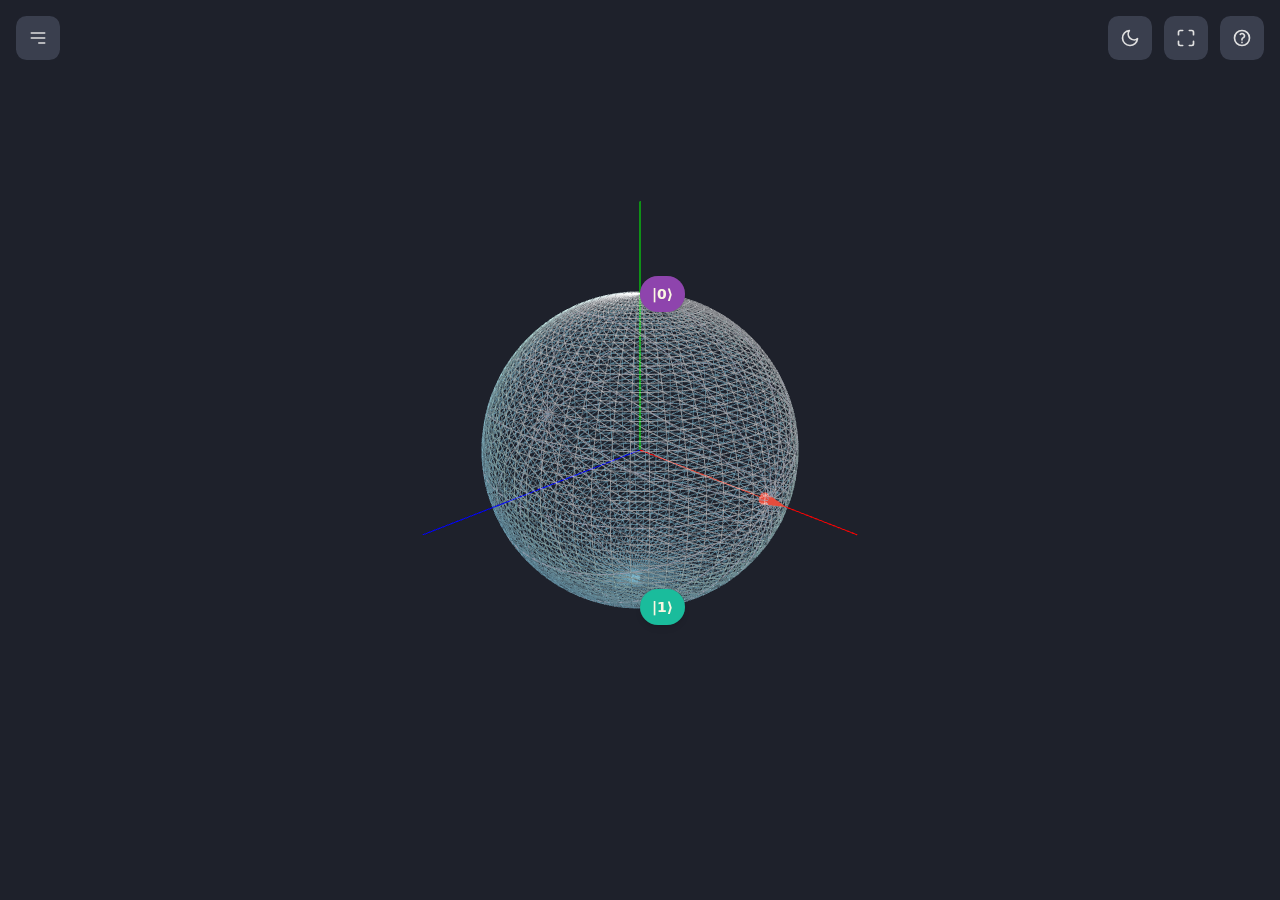
<file: index.html>
<!DOCTYPE html>
<html lang="en">
<head>
    <meta charset="UTF-8">
    <meta name="viewport" content="width=device-width, initial-scale=1.0">
    <title>Quantum Bloch Sphere</title>
    <link rel="icon" href="assets/favicon.ico" type="image/x-icon">
    <script src="js/three/three.min.js"></script>
    <script src="js/three/OrbitControls.js"></script>
    <script>
        // Apply saved theme immediately to prevent flashing
        (function() {
            const savedTheme = localStorage.getItem('theme');
            if (savedTheme === 'light') {
                document.documentElement.classList.remove('dark');
            } else {
                document.documentElement.classList.add('dark');
            }
        })();
    </script>
        <style>
        .control-panel.open {
            left: 0;
        }

        .help-panel.open {
            right: 0;
        }

        .slider::-webkit-slider-thumb {
            -webkit-appearance: none;
            appearance: none;
            width: 16px;
            height: 16px;
            background: var(--primary);
            border-radius: 50%;
            cursor: pointer;
        }

        .slider::-moz-range-thumb {
            width: 16px;
            height: 16px;
            background: var(--primary);
            border-radius: 50%;
            cursor: pointer;
            border: none;
        }

        .pole-label {
            visibility: hidden;
        }

        .preset-btn, .button {
            min-width: 0;
            width: 100%;
        }

        @media (max-width: 640px) {
            .control-panel, .help-panel {
                width: 100%;
                max-width: none;
            }
            .top-buttons button {
                padding: 0.5rem;
            }
        }
    </style>
    <link rel="stylesheet" href="css/global.css">
    <link rel="stylesheet" href="css/output.css">
</head>
<body class="bg-[var(--background)] text-[var(--foreground)] font-sans overflow-hidden h-screen">
    <div id="canvas-container" class="relative w-screen h-screen">
        <div id="pole-labels-container"></div>
    </div>
    <div id="top-buttons-container"></div>
    <div id="control-panel-container"></div>
    <div id="help-panel-container"></div>
    <script type="module" src="js/app.js"></script>
</body>
</html>
</file>
<file: css/global.css>
:root {
    --radius: 0.65rem;
    --background: #ffffff;
    --foreground: #1a1c25;
    --card: #ffffff;
    --card-foreground: #1a1c25;
    --primary: #f4a32c;
    --primary-foreground: #faf7e2;
    --secondary: #f8f7fe;
    --secondary-foreground: #2c2e3e;
    --muted: #f8f7fe;
    --muted-foreground: #85859a;
    --accent: #f8f7fe;
    --accent-foreground: #2c2e3e;
    --destructive: #c0392b;
    --border: #ecebf8;
    --chart-1: #e67e22;
    --chart-2: #2ecc71;
    --chart-3: #3498db;
    --chart-4: #f1c40f;
    --chart-5: #e6b800;
}

.dark {
    --background: #1e212b;
    --foreground: #e0e0e0;
    --card: #2a2e3b;
    --card-foreground: #e0e0e0;
    --primary: #f4a32c;
    --primary-foreground: #faf7e2;
    --secondary: #3a3f4e;
    --secondary-foreground: #e0e0e0;
    --muted: #3a3f4e;
    --muted-foreground: #a0a0b0;
    --accent: #3a3f4e;
    --accent-foreground: #e0e0e0;
    --destructive: #e74c3c;
    --border: #3a3f4e;
    --chart-1: #8e44ad;
    --chart-2: #1abc9c;
    --chart-3: #3498db;
    --chart-4: #9b59b6;
    --chart-5: #e6b800;
}

::view-transition-old(root),
::view-transition-new(root) {
    animation: none;
    mix-blend-mode: normal;
}

::view-transition-old(root) {
    z-index: 0;
}

::view-transition-new(root) {
    z-index: 1;
    animation: reveal 0.4s ease-in-out forwards;
}

@keyframes reveal {
    from {
        clip-path: circle(0% at var(--x, 50%) var(--y, 50%));
        opacity: 0.7;
    }
    to {
        clip-path: circle(150% at var(--x, 50%) var(--y, 50%));
        opacity: 1;
    }
}
</file>
<file: css/output.css>
/*! tailwindcss v4.1.11 | MIT License | https://tailwindcss.com */
@layer properties;
@layer theme, base, components, utilities;
@layer theme {
  :root, :host {
    --font-sans: ui-sans-serif, system-ui, sans-serif, "Apple Color Emoji",
      "Segoe UI Emoji", "Segoe UI Symbol", "Noto Color Emoji";
    --font-mono: ui-monospace, SFMono-Regular, Menlo, Monaco, Consolas, "Liberation Mono",
      "Courier New", monospace;
    --spacing: 0.25rem;
    --text-xs: 0.75rem;
    --text-xs--line-height: calc(1 / 0.75);
    --text-sm: 0.875rem;
    --text-sm--line-height: calc(1.25 / 0.875);
    --text-lg: 1.125rem;
    --text-lg--line-height: calc(1.75 / 1.125);
    --text-3xl: 1.875rem;
    --text-3xl--line-height: calc(2.25 / 1.875);
    --font-weight-medium: 500;
    --font-weight-semibold: 600;
    --font-weight-bold: 700;
    --leading-relaxed: 1.625;
    --ease-in-out: cubic-bezier(0.4, 0, 0.2, 1);
    --blur-md: 12px;
    --blur-2xl: 40px;
    --default-transition-duration: 150ms;
    --default-transition-timing-function: cubic-bezier(0.4, 0, 0.2, 1);
    --default-font-family: var(--font-sans);
    --default-mono-font-family: var(--font-mono);
  }
}
@layer base {
  *, ::after, ::before, ::backdrop, ::file-selector-button {
    box-sizing: border-box;
    margin: 0;
    padding: 0;
    border: 0 solid;
  }
  html, :host {
    line-height: 1.5;
    -webkit-text-size-adjust: 100%;
    tab-size: 4;
    font-family: var(--default-font-family, ui-sans-serif, system-ui, sans-serif, "Apple Color Emoji", "Segoe UI Emoji", "Segoe UI Symbol", "Noto Color Emoji");
    font-feature-settings: var(--default-font-feature-settings, normal);
    font-variation-settings: var(--default-font-variation-settings, normal);
    -webkit-tap-highlight-color: transparent;
  }
  hr {
    height: 0;
    color: inherit;
    border-top-width: 1px;
  }
  abbr:where([title]) {
    -webkit-text-decoration: underline dotted;
    text-decoration: underline dotted;
  }
  h1, h2, h3, h4, h5, h6 {
    font-size: inherit;
    font-weight: inherit;
  }
  a {
    color: inherit;
    -webkit-text-decoration: inherit;
    text-decoration: inherit;
  }
  b, strong {
    font-weight: bolder;
  }
  code, kbd, samp, pre {
    font-family: var(--default-mono-font-family, ui-monospace, SFMono-Regular, Menlo, Monaco, Consolas, "Liberation Mono", "Courier New", monospace);
    font-feature-settings: var(--default-mono-font-feature-settings, normal);
    font-variation-settings: var(--default-mono-font-variation-settings, normal);
    font-size: 1em;
  }
  small {
    font-size: 80%;
  }
  sub, sup {
    font-size: 75%;
    line-height: 0;
    position: relative;
    vertical-align: baseline;
  }
  sub {
    bottom: -0.25em;
  }
  sup {
    top: -0.5em;
  }
  table {
    text-indent: 0;
    border-color: inherit;
    border-collapse: collapse;
  }
  :-moz-focusring {
    outline: auto;
  }
  progress {
    vertical-align: baseline;
  }
  summary {
    display: list-item;
  }
  ol, ul, menu {
    list-style: none;
  }
  img, svg, video, canvas, audio, iframe, embed, object {
    display: block;
    vertical-align: middle;
  }
  img, video {
    max-width: 100%;
    height: auto;
  }
  button, input, select, optgroup, textarea, ::file-selector-button {
    font: inherit;
    font-feature-settings: inherit;
    font-variation-settings: inherit;
    letter-spacing: inherit;
    color: inherit;
    border-radius: 0;
    background-color: transparent;
    opacity: 1;
  }
  :where(select:is([multiple], [size])) optgroup {
    font-weight: bolder;
  }
  :where(select:is([multiple], [size])) optgroup option {
    padding-inline-start: 20px;
  }
  ::file-selector-button {
    margin-inline-end: 4px;
  }
  ::placeholder {
    opacity: 1;
  }
  @supports (not (-webkit-appearance: -apple-pay-button))  or (contain-intrinsic-size: 1px) {
    ::placeholder {
      color: currentcolor;
      @supports (color: color-mix(in lab, red, red)) {
        color: color-mix(in oklab, currentcolor 50%, transparent);
      }
    }
  }
  textarea {
    resize: vertical;
  }
  ::-webkit-search-decoration {
    -webkit-appearance: none;
  }
  ::-webkit-date-and-time-value {
    min-height: 1lh;
    text-align: inherit;
  }
  ::-webkit-datetime-edit {
    display: inline-flex;
  }
  ::-webkit-datetime-edit-fields-wrapper {
    padding: 0;
  }
  ::-webkit-datetime-edit, ::-webkit-datetime-edit-year-field, ::-webkit-datetime-edit-month-field, ::-webkit-datetime-edit-day-field, ::-webkit-datetime-edit-hour-field, ::-webkit-datetime-edit-minute-field, ::-webkit-datetime-edit-second-field, ::-webkit-datetime-edit-millisecond-field, ::-webkit-datetime-edit-meridiem-field {
    padding-block: 0;
  }
  :-moz-ui-invalid {
    box-shadow: none;
  }
  button, input:where([type="button"], [type="reset"], [type="submit"]), ::file-selector-button {
    appearance: button;
  }
  ::-webkit-inner-spin-button, ::-webkit-outer-spin-button {
    height: auto;
  }
  [hidden]:where(:not([hidden="until-found"])) {
    display: none !important;
  }
}
@layer utilities {
  .pointer-events-none {
    pointer-events: none;
  }
  .visible {
    visibility: visible;
  }
  .absolute {
    position: absolute;
  }
  .fixed {
    position: fixed;
  }
  .relative {
    position: relative;
  }
  .top-0 {
    top: calc(var(--spacing) * 0);
  }
  .top-4 {
    top: calc(var(--spacing) * 4);
  }
  .-right-full {
    right: -100%;
  }
  .right-4 {
    right: calc(var(--spacing) * 4);
  }
  .-left-full {
    left: -100%;
  }
  .left-4 {
    left: calc(var(--spacing) * 4);
  }
  .z-20 {
    z-index: 20;
  }
  .z-30 {
    z-index: 30;
  }
  .z-50 {
    z-index: 50;
  }
  .mb-1 {
    margin-bottom: calc(var(--spacing) * 1);
  }
  .mb-2 {
    margin-bottom: calc(var(--spacing) * 2);
  }
  .mb-3 {
    margin-bottom: calc(var(--spacing) * 3);
  }
  .mb-4 {
    margin-bottom: calc(var(--spacing) * 4);
  }
  .flex {
    display: flex;
  }
  .grid {
    display: grid;
  }
  .h-2 {
    height: calc(var(--spacing) * 2);
  }
  .h-3 {
    height: calc(var(--spacing) * 3);
  }
  .h-4 {
    height: calc(var(--spacing) * 4);
  }
  .h-full {
    height: 100%;
  }
  .h-screen {
    height: 100vh;
  }
  .max-h-screen {
    max-height: 100vh;
  }
  .w-3 {
    width: calc(var(--spacing) * 3);
  }
  .w-4 {
    width: calc(var(--spacing) * 4);
  }
  .w-80 {
    width: calc(var(--spacing) * 80);
  }
  .w-full {
    width: 100%;
  }
  .w-screen {
    width: 100vw;
  }
  .animate-\[pulse_2s_infinite\] {
    animation: pulse 2s infinite;
  }
  .cursor-pointer {
    cursor: pointer;
  }
  .resize {
    resize: both;
  }
  .list-disc {
    list-style-type: disc;
  }
  .appearance-none {
    appearance: none;
  }
  .grid-cols-2 {
    grid-template-columns: repeat(2, minmax(0, 1fr));
  }
  .flex-col {
    flex-direction: column;
  }
  .items-center {
    align-items: center;
  }
  .justify-between {
    justify-content: space-between;
  }
  .justify-center {
    justify-content: center;
  }
  .gap-2 {
    gap: calc(var(--spacing) * 2);
  }
  .gap-3 {
    gap: calc(var(--spacing) * 3);
  }
  .gap-4 {
    gap: calc(var(--spacing) * 4);
  }
  .overflow-hidden {
    overflow: hidden;
  }
  .overflow-y-auto {
    overflow-y: auto;
  }
  .rounded {
    border-radius: 0.25rem;
  }
  .rounded-\[var\(--radius\)\] {
    border-radius: var(--radius);
  }
  .rounded-full {
    border-radius: calc(infinity * 1px);
  }
  .rounded-l-\[var\(--radius\)\] {
    border-top-left-radius: var(--radius);
    border-bottom-left-radius: var(--radius);
  }
  .rounded-r-\[var\(--radius\)\] {
    border-top-right-radius: var(--radius);
    border-bottom-right-radius: var(--radius);
  }
  .border {
    border-style: var(--tw-border-style);
    border-width: 1px;
  }
  .border-none {
    --tw-border-style: none;
    border-style: none;
  }
  .border-\[var\(--border\)\] {
    border-color: var(--border);
  }
  .bg-\[rgba\(var\(--primary-rgb\)\,0\.1\)\] {
    background-color: rgba(var(--primary-rgb),0.1);
  }
  .bg-\[var\(--accent\)\] {
    background-color: var(--accent);
  }
  .bg-\[var\(--background\)\] {
    background-color: var(--background);
  }
  .bg-\[var\(--card\)\] {
    background-color: var(--card);
  }
  .bg-\[var\(--muted\)\] {
    background-color: var(--muted);
  }
  .bg-\[var\(--primary\)\] {
    background-color: var(--primary);
  }
  .p-2 {
    padding: calc(var(--spacing) * 2);
  }
  .p-3 {
    padding: calc(var(--spacing) * 3);
  }
  .p-4 {
    padding: calc(var(--spacing) * 4);
  }
  .p-6 {
    padding: calc(var(--spacing) * 6);
  }
  .px-3 {
    padding-inline: calc(var(--spacing) * 3);
  }
  .px-4 {
    padding-inline: calc(var(--spacing) * 4);
  }
  .py-2 {
    padding-block: calc(var(--spacing) * 2);
  }
  .pl-5 {
    padding-left: calc(var(--spacing) * 5);
  }
  .text-center {
    text-align: center;
  }
  .font-mono {
    font-family: var(--font-mono);
  }
  .font-sans {
    font-family: var(--font-sans);
  }
  .text-3xl {
    font-size: var(--text-3xl);
    line-height: var(--tw-leading, var(--text-3xl--line-height));
  }
  .text-lg {
    font-size: var(--text-lg);
    line-height: var(--tw-leading, var(--text-lg--line-height));
  }
  .text-sm {
    font-size: var(--text-sm);
    line-height: var(--tw-leading, var(--text-sm--line-height));
  }
  .text-xs {
    font-size: var(--text-xs);
    line-height: var(--tw-leading, var(--text-xs--line-height));
  }
  .leading-relaxed {
    --tw-leading: var(--leading-relaxed);
    line-height: var(--leading-relaxed);
  }
  .font-bold {
    --tw-font-weight: var(--font-weight-bold);
    font-weight: var(--font-weight-bold);
  }
  .font-medium {
    --tw-font-weight: var(--font-weight-medium);
    font-weight: var(--font-weight-medium);
  }
  .font-semibold {
    --tw-font-weight: var(--font-weight-semibold);
    font-weight: var(--font-weight-semibold);
  }
  .text-\[var\(--accent-foreground\)\] {
    color: var(--accent-foreground);
  }
  .text-\[var\(--chart-1\)\] {
    color: var(--chart-1);
  }
  .text-\[var\(--chart-2\)\] {
    color: var(--chart-2);
  }
  .text-\[var\(--foreground\)\] {
    color: var(--foreground);
  }
  .text-\[var\(--muted-foreground\)\] {
    color: var(--muted-foreground);
  }
  .text-\[var\(--primary\)\] {
    color: var(--primary);
  }
  .text-\[var\(--primary-foreground\)\] {
    color: var(--primary-foreground);
  }
  .underline {
    text-decoration-line: underline;
  }
  .shadow-2xl {
    --tw-shadow: 0 25px 50px -12px var(--tw-shadow-color, rgb(0 0 0 / 0.25));
    box-shadow: var(--tw-inset-shadow), var(--tw-inset-ring-shadow), var(--tw-ring-offset-shadow), var(--tw-ring-shadow), var(--tw-shadow);
  }
  .shadow-md {
    --tw-shadow: 0 4px 6px -1px var(--tw-shadow-color, rgb(0 0 0 / 0.1)), 0 2px 4px -2px var(--tw-shadow-color, rgb(0 0 0 / 0.1));
    box-shadow: var(--tw-inset-shadow), var(--tw-inset-ring-shadow), var(--tw-ring-offset-shadow), var(--tw-ring-shadow), var(--tw-shadow);
  }
  .backdrop-blur-2xl {
    --tw-backdrop-blur: blur(var(--blur-2xl));
    -webkit-backdrop-filter: var(--tw-backdrop-blur,) var(--tw-backdrop-brightness,) var(--tw-backdrop-contrast,) var(--tw-backdrop-grayscale,) var(--tw-backdrop-hue-rotate,) var(--tw-backdrop-invert,) var(--tw-backdrop-opacity,) var(--tw-backdrop-saturate,) var(--tw-backdrop-sepia,);
    backdrop-filter: var(--tw-backdrop-blur,) var(--tw-backdrop-brightness,) var(--tw-backdrop-contrast,) var(--tw-backdrop-grayscale,) var(--tw-backdrop-hue-rotate,) var(--tw-backdrop-invert,) var(--tw-backdrop-opacity,) var(--tw-backdrop-saturate,) var(--tw-backdrop-sepia,);
  }
  .backdrop-blur-md {
    --tw-backdrop-blur: blur(var(--blur-md));
    -webkit-backdrop-filter: var(--tw-backdrop-blur,) var(--tw-backdrop-brightness,) var(--tw-backdrop-contrast,) var(--tw-backdrop-grayscale,) var(--tw-backdrop-hue-rotate,) var(--tw-backdrop-invert,) var(--tw-backdrop-opacity,) var(--tw-backdrop-saturate,) var(--tw-backdrop-sepia,);
    backdrop-filter: var(--tw-backdrop-blur,) var(--tw-backdrop-brightness,) var(--tw-backdrop-contrast,) var(--tw-backdrop-grayscale,) var(--tw-backdrop-hue-rotate,) var(--tw-backdrop-invert,) var(--tw-backdrop-opacity,) var(--tw-backdrop-saturate,) var(--tw-backdrop-sepia,);
  }
  .transition-\[left\] {
    transition-property: left;
    transition-timing-function: var(--tw-ease, var(--default-transition-timing-function));
    transition-duration: var(--tw-duration, var(--default-transition-duration));
  }
  .transition-\[right\] {
    transition-property: right;
    transition-timing-function: var(--tw-ease, var(--default-transition-timing-function));
    transition-duration: var(--tw-duration, var(--default-transition-duration));
  }
  .transition-\[width\] {
    transition-property: width;
    transition-timing-function: var(--tw-ease, var(--default-transition-timing-function));
    transition-duration: var(--tw-duration, var(--default-transition-duration));
  }
  .transition-all {
    transition-property: all;
    transition-timing-function: var(--tw-ease, var(--default-transition-timing-function));
    transition-duration: var(--tw-duration, var(--default-transition-duration));
  }
  .transition-colors {
    transition-property: color, background-color, border-color, outline-color, text-decoration-color, fill, stroke, --tw-gradient-from, --tw-gradient-via, --tw-gradient-to;
    transition-timing-function: var(--tw-ease, var(--default-transition-timing-function));
    transition-duration: var(--tw-duration, var(--default-transition-duration));
  }
  .duration-300 {
    --tw-duration: 300ms;
    transition-duration: 300ms;
  }
  .duration-500 {
    --tw-duration: 500ms;
    transition-duration: 500ms;
  }
  .ease-in-out {
    --tw-ease: var(--ease-in-out);
    transition-timing-function: var(--ease-in-out);
  }
  .outline-none {
    --tw-outline-style: none;
    outline-style: none;
  }
  .checked\:border-\[var\(--primary\)\] {
    &:checked {
      border-color: var(--primary);
    }
  }
  .checked\:bg-\[var\(--primary\)\] {
    &:checked {
      background-color: var(--primary);
    }
  }
  .hover\:-translate-y-px {
    &:hover {
      @media (hover: hover) {
        --tw-translate-y: -1px;
        translate: var(--tw-translate-x) var(--tw-translate-y);
      }
    }
  }
  .hover\:bg-\[var\(--primary\)\] {
    &:hover {
      @media (hover: hover) {
        background-color: var(--primary);
      }
    }
  }
  .hover\:text-\[var\(--primary\)\] {
    &:hover {
      @media (hover: hover) {
        color: var(--primary);
      }
    }
  }
  .hover\:text-\[var\(--primary-foreground\)\] {
    &:hover {
      @media (hover: hover) {
        color: var(--primary-foreground);
      }
    }
  }
  .hover\:opacity-90 {
    &:hover {
      @media (hover: hover) {
        opacity: 90%;
      }
    }
  }
  .sm\:w-96 {
    @media (width >= 40rem) {
      width: calc(var(--spacing) * 96);
    }
  }
  .sm\:gap-3 {
    @media (width >= 40rem) {
      gap: calc(var(--spacing) * 3);
    }
  }
  .sm\:p-3 {
    @media (width >= 40rem) {
      padding: calc(var(--spacing) * 3);
    }
  }
}
@property --tw-border-style {
  syntax: "*";
  inherits: false;
  initial-value: solid;
}
@property --tw-leading {
  syntax: "*";
  inherits: false;
}
@property --tw-font-weight {
  syntax: "*";
  inherits: false;
}
@property --tw-shadow {
  syntax: "*";
  inherits: false;
  initial-value: 0 0 #0000;
}
@property --tw-shadow-color {
  syntax: "*";
  inherits: false;
}
@property --tw-shadow-alpha {
  syntax: "<percentage>";
  inherits: false;
  initial-value: 100%;
}
@property --tw-inset-shadow {
  syntax: "*";
  inherits: false;
  initial-value: 0 0 #0000;
}
@property --tw-inset-shadow-color {
  syntax: "*";
  inherits: false;
}
@property --tw-inset-shadow-alpha {
  syntax: "<percentage>";
  inherits: false;
  initial-value: 100%;
}
@property --tw-ring-color {
  syntax: "*";
  inherits: false;
}
@property --tw-ring-shadow {
  syntax: "*";
  inherits: false;
  initial-value: 0 0 #0000;
}
@property --tw-inset-ring-color {
  syntax: "*";
  inherits: false;
}
@property --tw-inset-ring-shadow {
  syntax: "*";
  inherits: false;
  initial-value: 0 0 #0000;
}
@property --tw-ring-inset {
  syntax: "*";
  inherits: false;
}
@property --tw-ring-offset-width {
  syntax: "<length>";
  inherits: false;
  initial-value: 0px;
}
@property --tw-ring-offset-color {
  syntax: "*";
  inherits: false;
  initial-value: #fff;
}
@property --tw-ring-offset-shadow {
  syntax: "*";
  inherits: false;
  initial-value: 0 0 #0000;
}
@property --tw-backdrop-blur {
  syntax: "*";
  inherits: false;
}
@property --tw-backdrop-brightness {
  syntax: "*";
  inherits: false;
}
@property --tw-backdrop-contrast {
  syntax: "*";
  inherits: false;
}
@property --tw-backdrop-grayscale {
  syntax: "*";
  inherits: false;
}
@property --tw-backdrop-hue-rotate {
  syntax: "*";
  inherits: false;
}
@property --tw-backdrop-invert {
  syntax: "*";
  inherits: false;
}
@property --tw-backdrop-opacity {
  syntax: "*";
  inherits: false;
}
@property --tw-backdrop-saturate {
  syntax: "*";
  inherits: false;
}
@property --tw-backdrop-sepia {
  syntax: "*";
  inherits: false;
}
@property --tw-duration {
  syntax: "*";
  inherits: false;
}
@property --tw-ease {
  syntax: "*";
  inherits: false;
}
@property --tw-translate-x {
  syntax: "*";
  inherits: false;
  initial-value: 0;
}
@property --tw-translate-y {
  syntax: "*";
  inherits: false;
  initial-value: 0;
}
@property --tw-translate-z {
  syntax: "*";
  inherits: false;
  initial-value: 0;
}
@keyframes pulse {
  50% {
    opacity: 0.5;
  }
}
@layer properties {
  @supports ((-webkit-hyphens: none) and (not (margin-trim: inline))) or ((-moz-orient: inline) and (not (color:rgb(from red r g b)))) {
    *, ::before, ::after, ::backdrop {
      --tw-border-style: solid;
      --tw-leading: initial;
      --tw-font-weight: initial;
      --tw-shadow: 0 0 #0000;
      --tw-shadow-color: initial;
      --tw-shadow-alpha: 100%;
      --tw-inset-shadow: 0 0 #0000;
      --tw-inset-shadow-color: initial;
      --tw-inset-shadow-alpha: 100%;
      --tw-ring-color: initial;
      --tw-ring-shadow: 0 0 #0000;
      --tw-inset-ring-color: initial;
      --tw-inset-ring-shadow: 0 0 #0000;
      --tw-ring-inset: initial;
      --tw-ring-offset-width: 0px;
      --tw-ring-offset-color: #fff;
      --tw-ring-offset-shadow: 0 0 #0000;
      --tw-backdrop-blur: initial;
      --tw-backdrop-brightness: initial;
      --tw-backdrop-contrast: initial;
      --tw-backdrop-grayscale: initial;
      --tw-backdrop-hue-rotate: initial;
      --tw-backdrop-invert: initial;
      --tw-backdrop-opacity: initial;
      --tw-backdrop-saturate: initial;
      --tw-backdrop-sepia: initial;
      --tw-duration: initial;
      --tw-ease: initial;
      --tw-translate-x: 0;
      --tw-translate-y: 0;
      --tw-translate-z: 0;
    }
  }
}
</file>
